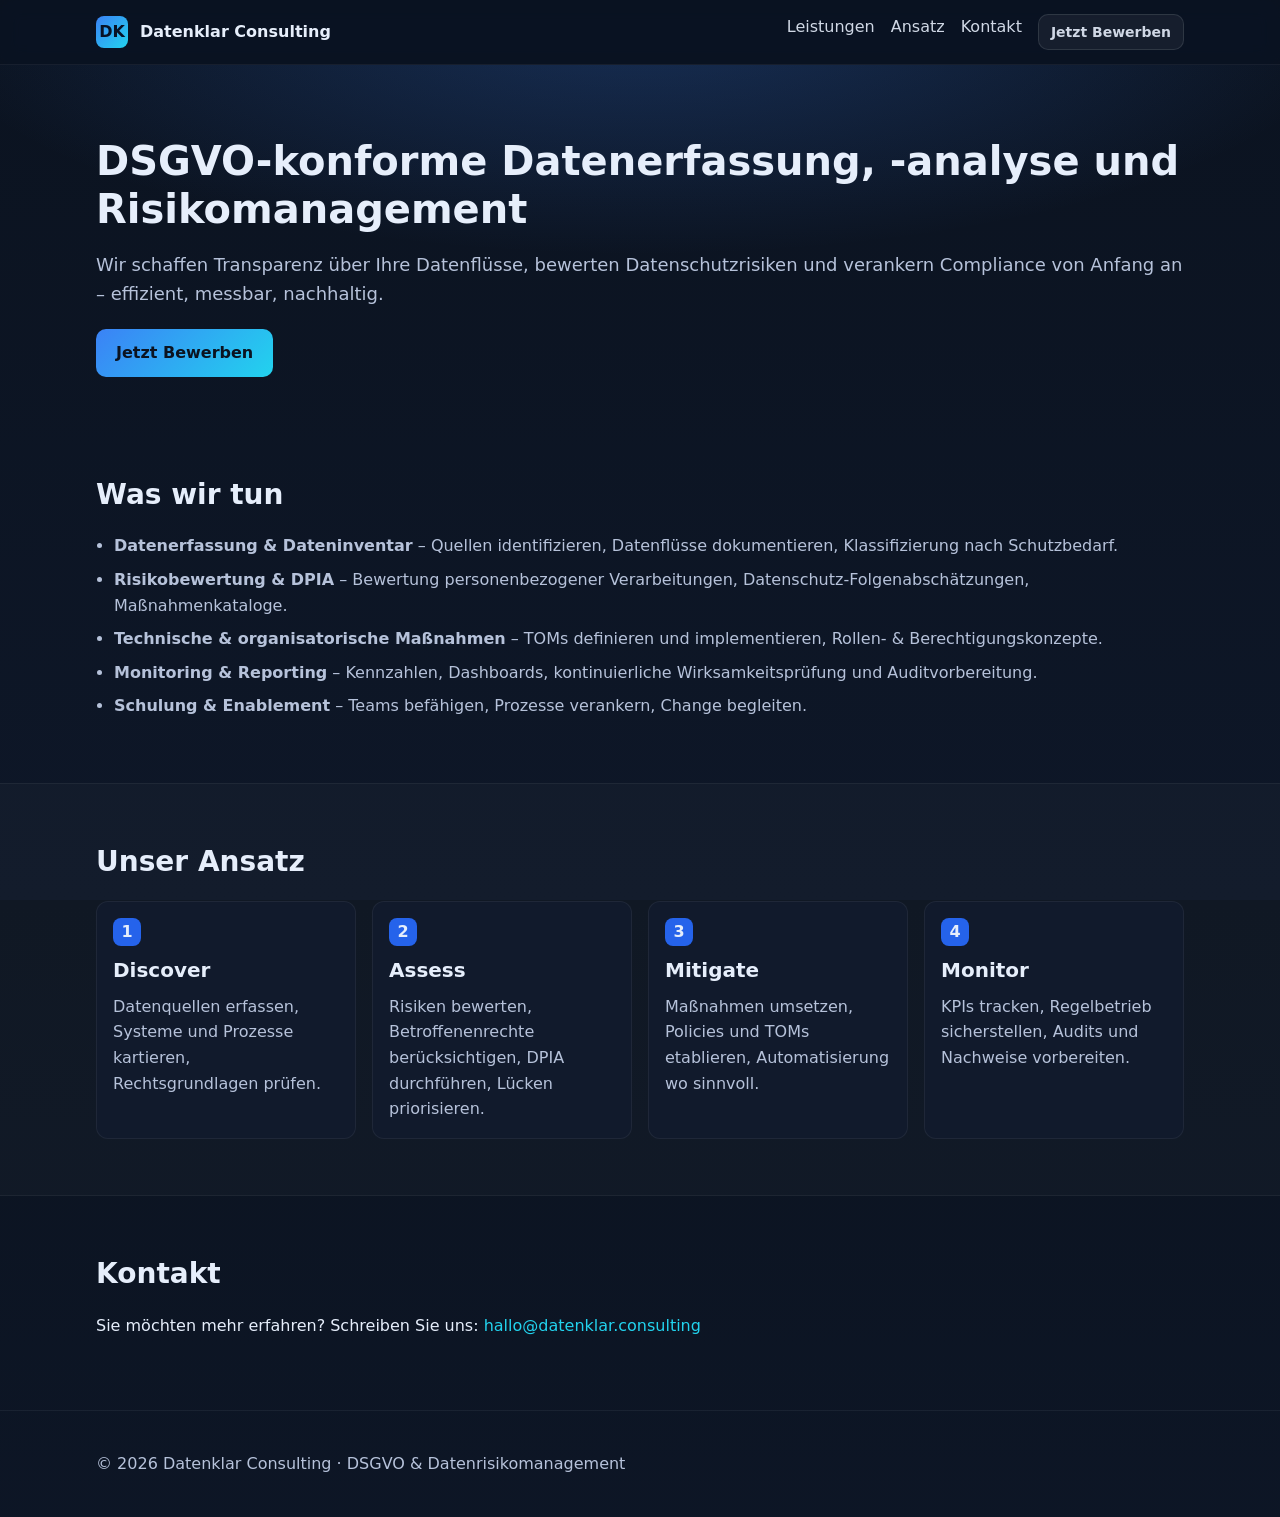
<file: index.html>
<!doctype html>
<html lang="de">
  <head>
    <meta charset="utf-8">
    <meta name="viewport" content="width=device-width, initial-scale=1">
    <title>Datenklar Consulting – DSGVO Datenerfassung, -analyse & Risikomanagement</title>
    <meta name="description" content="Datenklar Consulting: Wir erfassen und analysieren Daten, bewerten Risiken und implementieren DSGVO-konforme Maßnahmen – pragmatisch, messbar, nachhaltig.">
    <link rel="stylesheet" href="./styles.css">
  </head>
  <body>
    <header class="site-header">
      <div class="container">
        <div class="brand">
          <span class="logo">DK</span>
          <span class="brand-name">Datenklar Consulting</span>
        </div>
        <nav class="nav">
          <a href="#leistungen">Leistungen</a>
          <a href="#ansatz">Ansatz</a>
          <a href="#kontakt">Kontakt</a>
          <a href="./bewerben.html" class="button button--small">Jetzt Bewerben</a>
        </nav>
      </div>
    </header>

    <main>
      <section class="hero">
        <div class="container">
          <h1>DSGVO-konforme Datenerfassung, -analyse und Risikomanagement</h1>
          <p class="lead">Wir schaffen Transparenz über Ihre Datenflüsse, bewerten Datenschutzrisiken und verankern Compliance von Anfang an – effizient, messbar, nachhaltig.</p>
          <div class="hero-cta">
            <a href="./bewerben.html" class="button button--primary button--large">Jetzt Bewerben</a>
          </div>
        </div>
      </section>

      <section id="leistungen" class="section">
        <div class="container">
          <h2>Was wir tun</h2>
          <ul class="feature-list">
            <li><strong>Datenerfassung &amp; Dateninventar</strong> – Quellen identifizieren, Datenflüsse dokumentieren, Klassifizierung nach Schutzbedarf.</li>
            <li><strong>Risikobewertung &amp; DPIA</strong> – Bewertung personenbezogener Verarbeitungen, Datenschutz-Folgenabschätzungen, Maßnahmenkataloge.</li>
            <li><strong>Technische &amp; organisatorische Maßnahmen</strong> – TOMs definieren und implementieren, Rollen- &amp; Berechtigungskonzepte.</li>
            <li><strong>Monitoring &amp; Reporting</strong> – Kennzahlen, Dashboards, kontinuierliche Wirksamkeitsprüfung und Auditvorbereitung.</li>
            <li><strong>Schulung &amp; Enablement</strong> – Teams befähigen, Prozesse verankern, Change begleiten.</li>
          </ul>
        </div>
      </section>

      <section id="ansatz" class="section section--alt">
        <div class="container">
          <h2>Unser Ansatz</h2>
          <div class="steps">
            <div class="step">
              <span class="step-number">1</span>
              <h3>Discover</h3>
              <p>Datenquellen erfassen, Systeme und Prozesse kartieren, Rechtsgrundlagen prüfen.</p>
            </div>
            <div class="step">
              <span class="step-number">2</span>
              <h3>Assess</h3>
              <p>Risiken bewerten, Betroffenenrechte berücksichtigen, DPIA durchführen, Lücken priorisieren.</p>
            </div>
            <div class="step">
              <span class="step-number">3</span>
              <h3>Mitigate</h3>
              <p>Maßnahmen umsetzen, Policies und TOMs etablieren, Automatisierung wo sinnvoll.</p>
            </div>
            <div class="step">
              <span class="step-number">4</span>
              <h3>Monitor</h3>
              <p>KPIs tracken, Regelbetrieb sicherstellen, Audits und Nachweise vorbereiten.</p>
            </div>
          </div>
        </div>
      </section>

      <section id="kontakt" class="section">
        <div class="container">
          <h2>Kontakt</h2>
          <p>Sie möchten mehr erfahren? Schreiben Sie uns: <a href="mailto:hallo@datenklar.consulting">hallo@datenklar.consulting</a></p>
        </div>
      </section>
    </main>

    <footer class="site-footer">
      <div class="container">
        <p>© <span id="year"></span> Datenklar Consulting · DSGVO &amp; Datenrisikomanagement</p>
      </div>
    </footer>

    <script>
      document.getElementById('year').textContent = new Date().getFullYear();
    </script>
  </body>
  </html>
</file>
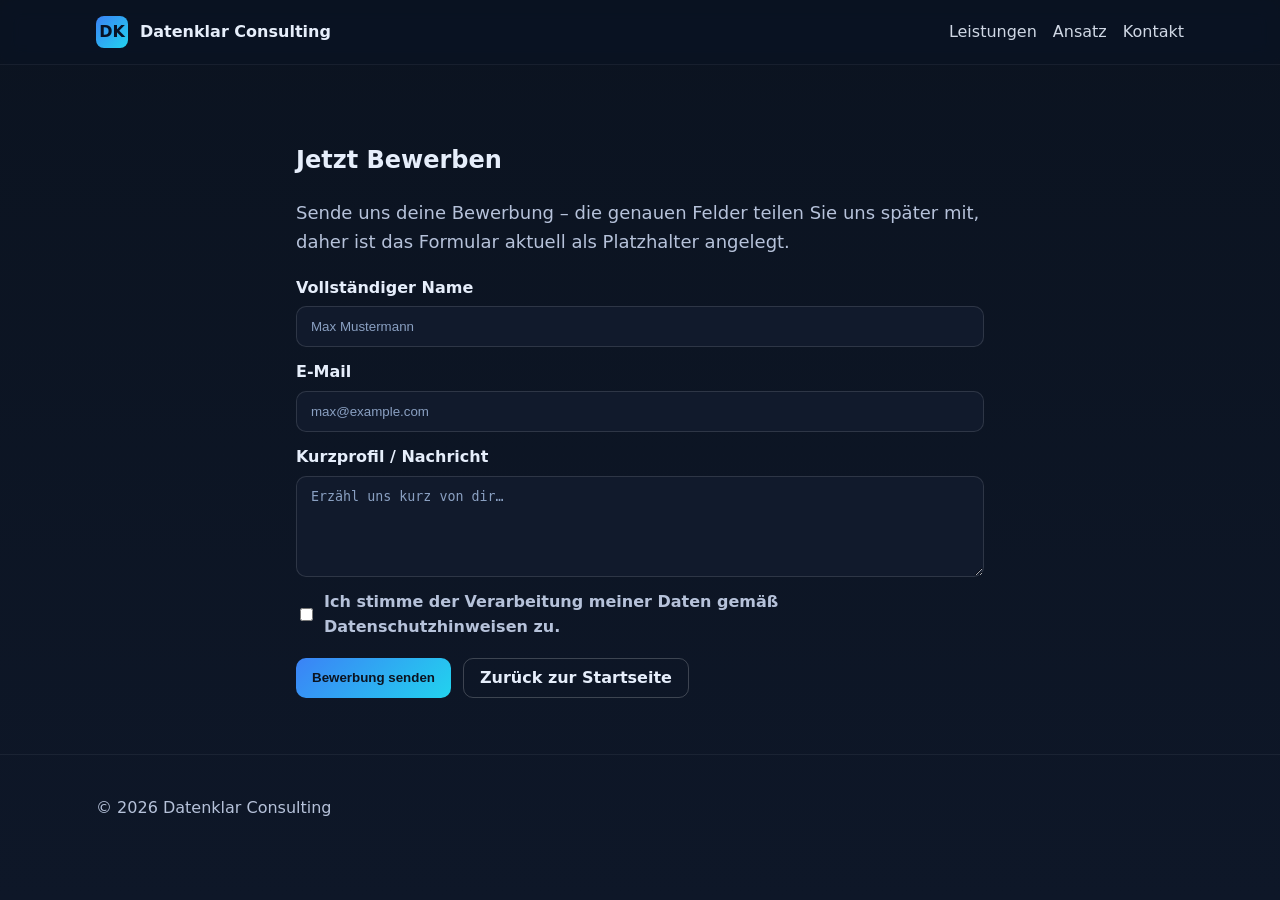
<file: bewerben.html>
<!doctype html>
<html lang="de">
  <head>
    <meta charset="utf-8">
    <meta name="viewport" content="width=device-width, initial-scale=1">
    <title>Jetzt Bewerben – Datenklar Consulting</title>
    <meta name="description" content="Bewirb dich bei Datenklar Consulting. Wir suchen Talente im Bereich DSGVO, Datenanalyse und Risikomanagement.">
    <link rel="stylesheet" href="./styles.css">
  </head>
  <body>
    <header class="site-header">
      <div class="container">
        <div class="brand">
          <a href="./" class="logo">DK</a>
          <a href="./" class="brand-name">Datenklar Consulting</a>
        </div>
        <nav class="nav">
          <a href="./index.html#leistungen">Leistungen</a>
          <a href="./index.html#ansatz">Ansatz</a>
          <a href="./index.html#kontakt">Kontakt</a>
        </nav>
      </div>
    </header>

    <main>
      <section class="section">
        <div class="container narrow">
          <h1>Jetzt Bewerben</h1>
          <p class="lead">Sende uns deine Bewerbung – die genauen Felder teilen Sie uns später mit, daher ist das Formular aktuell als Platzhalter angelegt.</p>

          <form class="form" action="#" method="post" onsubmit="event.preventDefault(); alert('Danke! Wir haben Ihre Platzhalter-Bewerbung erhalten.');">
            <div class="form-row">
              <label for="name">Vollständiger Name</label>
              <input id="name" name="name" type="text" placeholder="Max Mustermann" required>
            </div>
            <div class="form-row">
              <label for="email">E-Mail</label>
              <input id="email" name="email" type="email" placeholder="max@example.com" required>
            </div>
            <div class="form-row">
              <label for="nachricht">Kurzprofil / Nachricht</label>
              <textarea id="nachricht" name="nachricht" rows="5" placeholder="Erzähl uns kurz von dir…"></textarea>
            </div>
            <div class="form-row">
              <label class="checkbox">
                <input type="checkbox" required>
                <span>Ich stimme der Verarbeitung meiner Daten gemäß Datenschutzhinweisen zu.</span>
              </label>
            </div>
            <div class="form-actions">
              <button type="submit" class="button button--primary">Bewerbung senden</button>
              <a class="button button--ghost" href="./index.html">Zurück zur Startseite</a>
            </div>
          </form>
        </div>
      </section>
    </main>

    <footer class="site-footer">
      <div class="container">
        <p>© <span id="year"></span> Datenklar Consulting</p>
      </div>
    </footer>

    <script>
      document.getElementById('year').textContent = new Date().getFullYear();
    </script>
  </body>
  </html>
</file>
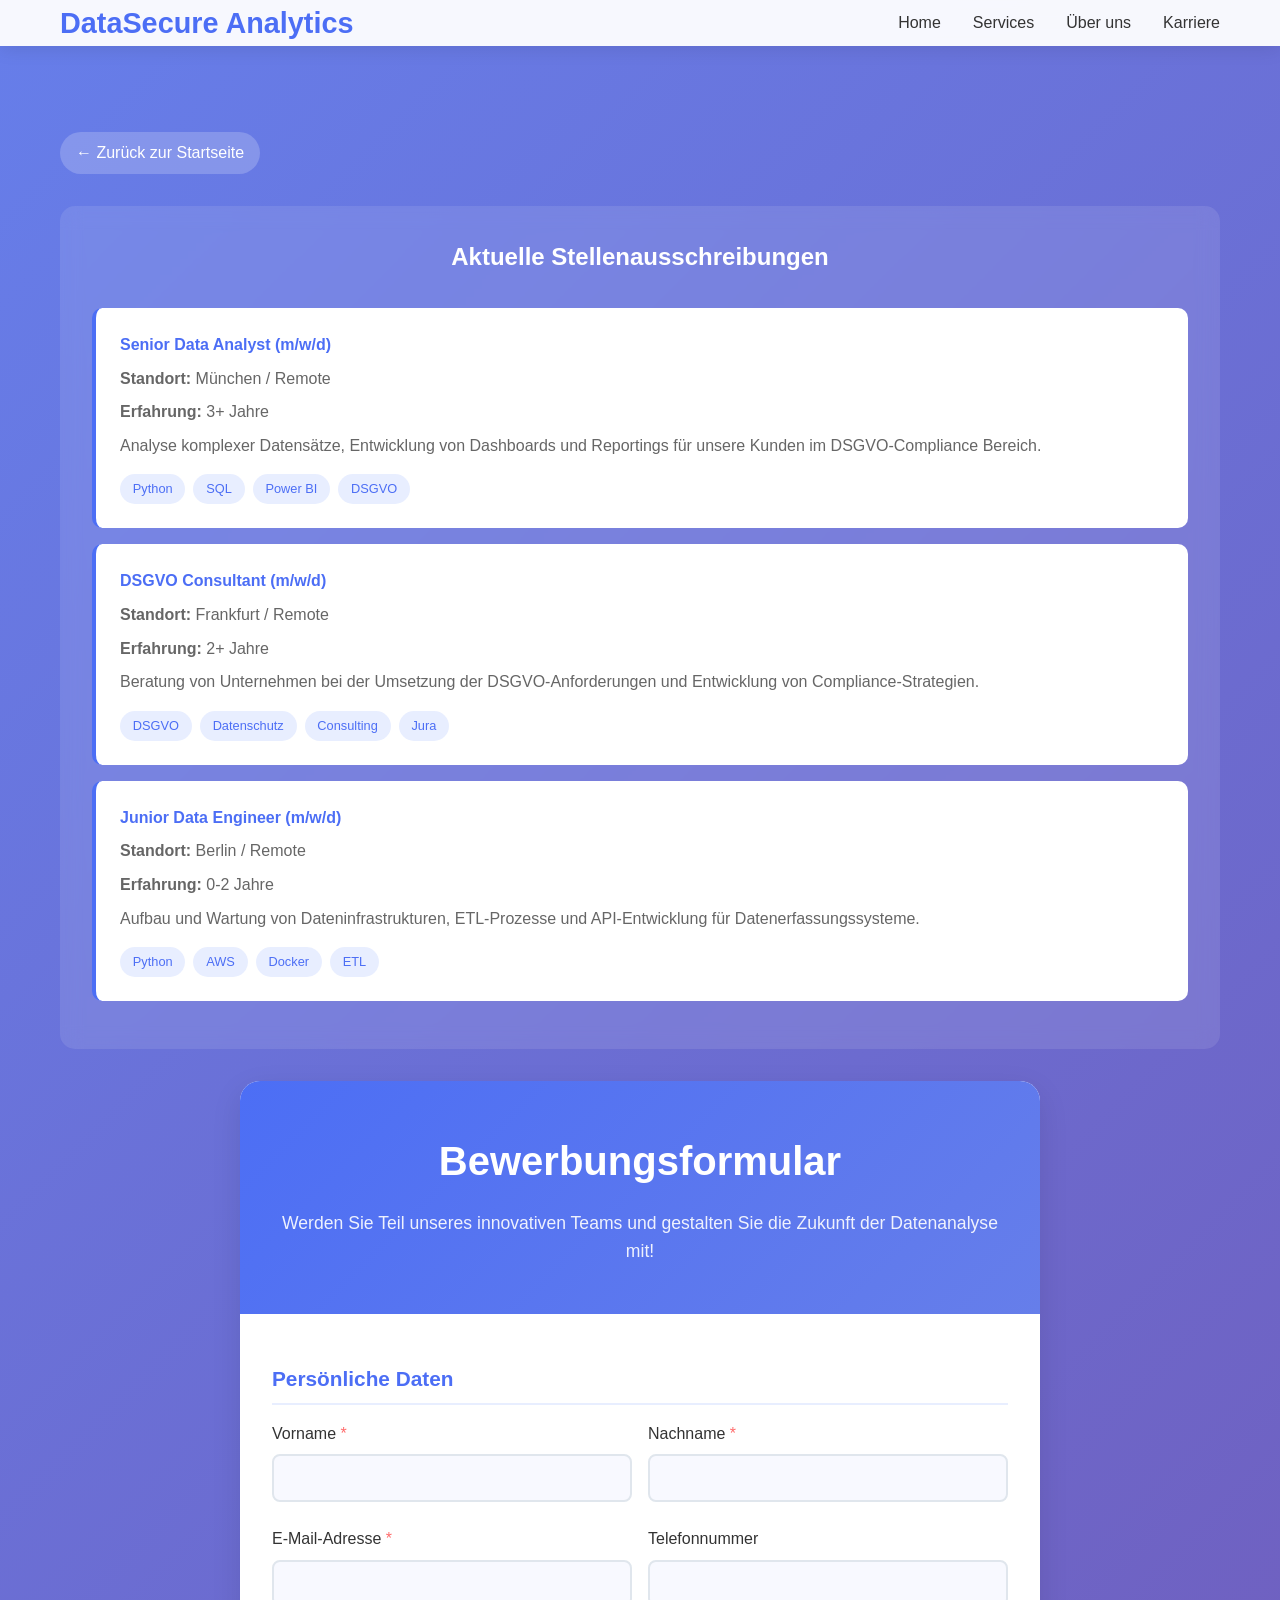
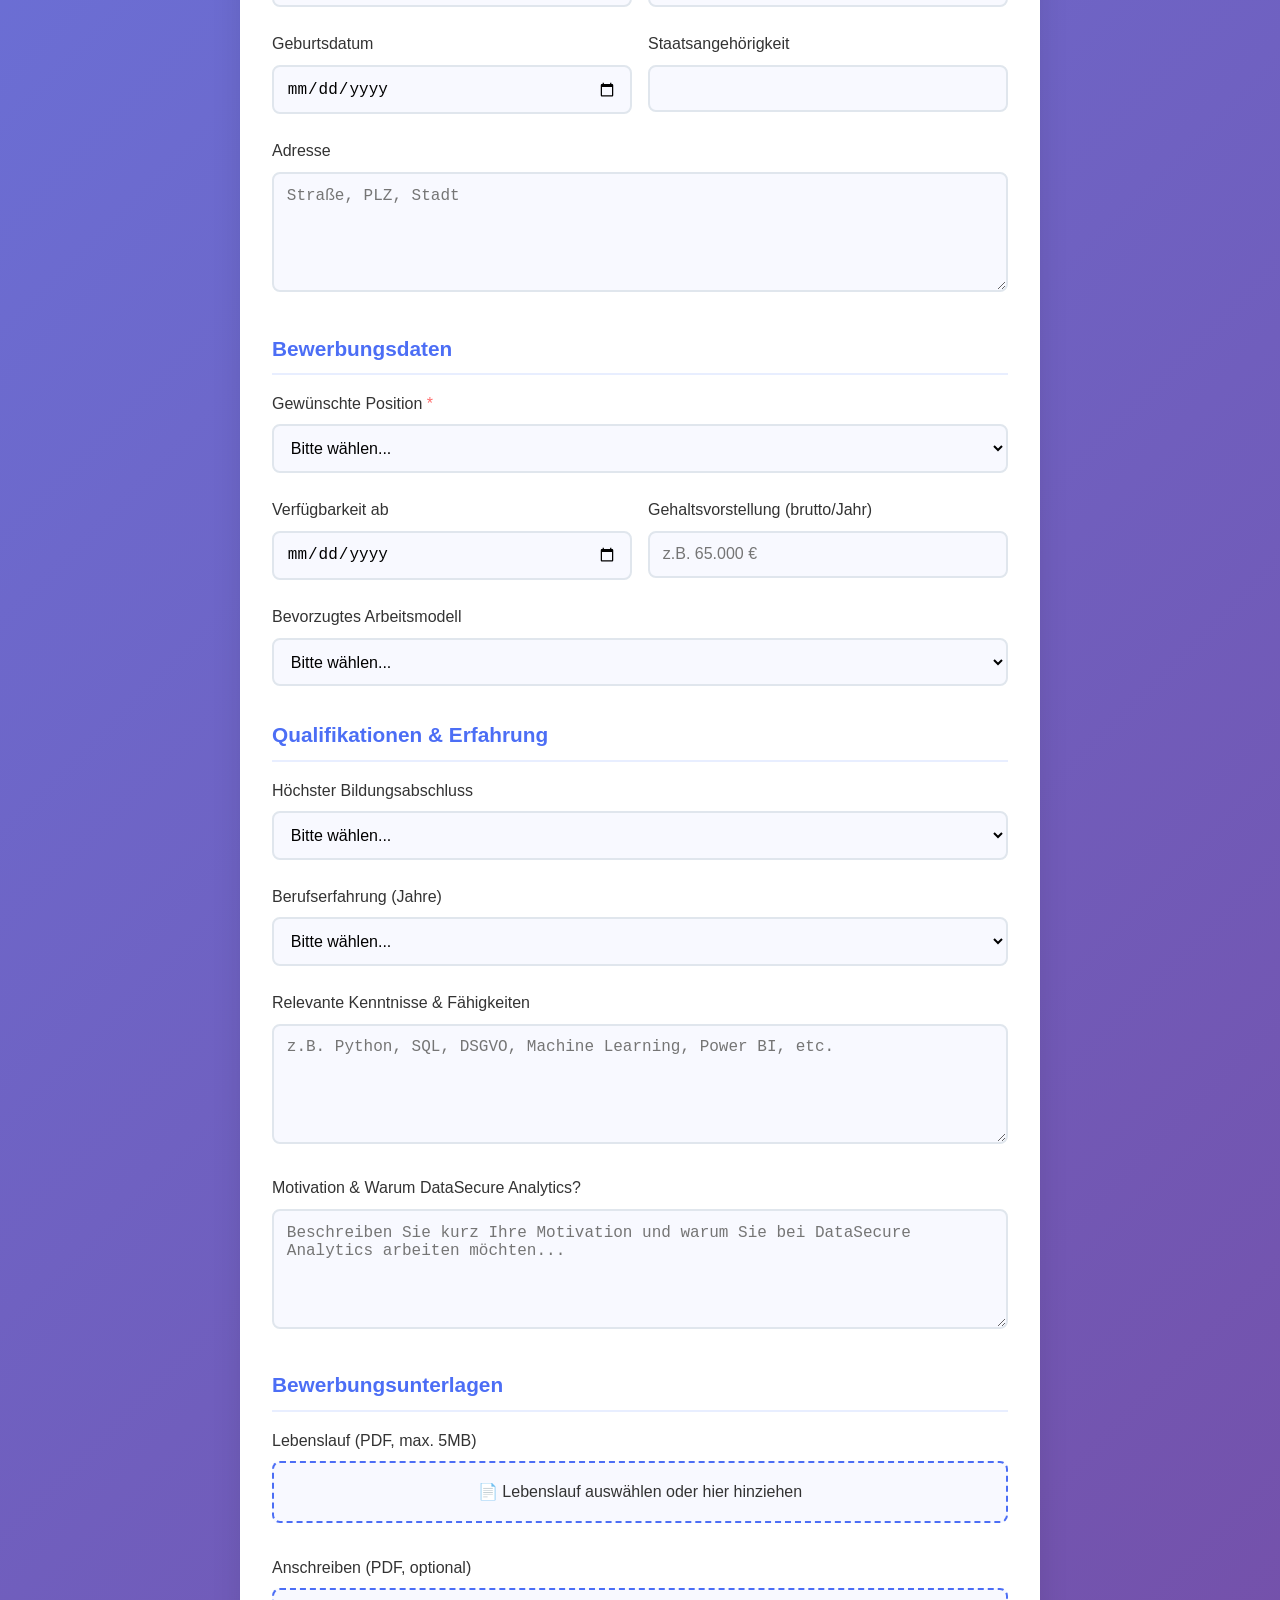
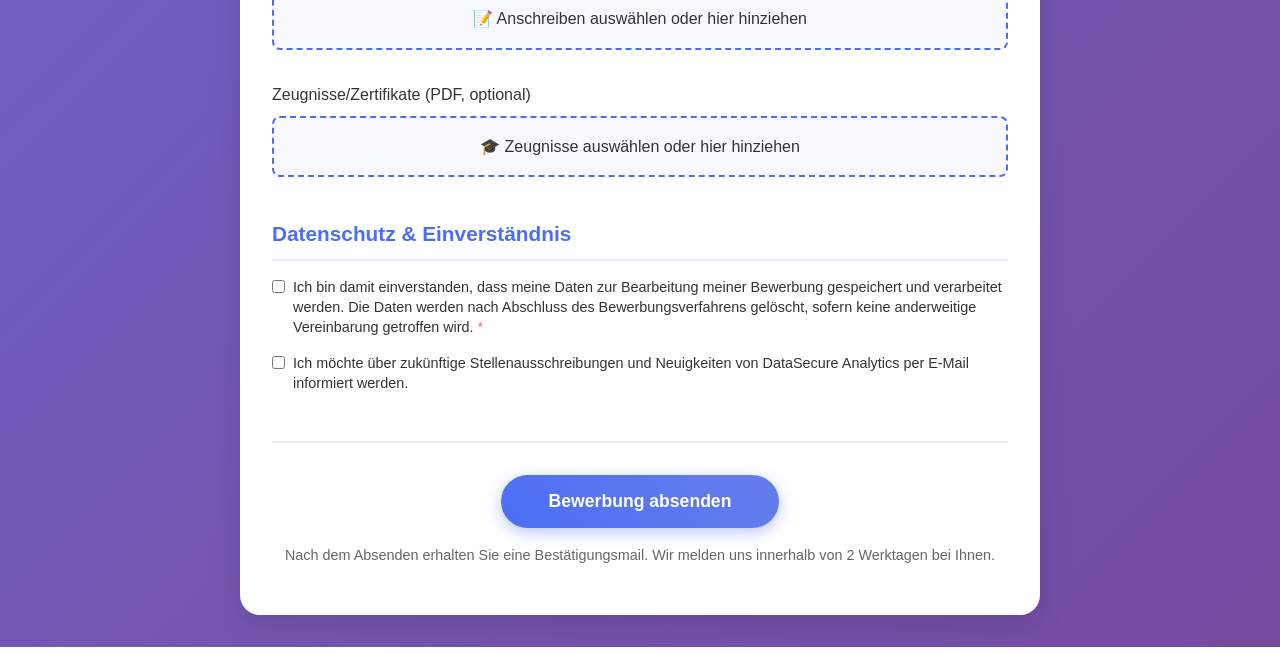
<file: bewerbung.html>
<!DOCTYPE html>
<html lang="de">
<head>
    <meta charset="UTF-8">
    <meta name="viewport" content="width=device-width, initial-scale=1.0">
    <title>Karriere - DataSecure Analytics</title>
    <style>
        * {
            margin: 0;
            padding: 0;
            box-sizing: border-box;
        }

        body {
            font-family: 'Segoe UI', Tahoma, Geneva, Verdana, sans-serif;
            line-height: 1.6;
            color: #333;
            background: linear-gradient(135deg, #667eea 0%, #764ba2 100%);
            min-height: 100vh;
        }

        .container {
            max-width: 1200px;
            margin: 0 auto;
            padding: 0 20px;
        }

        /* Header */
        header {
            background: rgba(255, 255, 255, 0.95);
            backdrop-filter: blur(10px);
            box-shadow: 0 2px 20px rgba(0, 0, 0, 0.1);
            position: fixed;
            width: 100%;
            top: 0;
            z-index: 1000;
        }

        nav {
            display: flex;
            justify-content: space-between;
            align-items: center;
            padding: 1rem 0;
        }

        .logo {
            font-size: 1.8rem;
            font-weight: bold;
            color: #4c6ef5;
        }

        .nav-links {
            display: flex;
            list-style: none;
            gap: 2rem;
        }

        .nav-links a {
            text-decoration: none;
            color: #333;
            font-weight: 500;
            transition: color 0.3s ease;
        }

        .nav-links a:hover {
            color: #4c6ef5;
        }

        /* Main Content */
        .main-content {
            margin-top: 100px;
            padding: 2rem 0;
        }

        .form-container {
            background: white;
            border-radius: 20px;
            box-shadow: 0 10px 30px rgba(0, 0, 0, 0.1);
            overflow: hidden;
            max-width: 800px;
            margin: 0 auto;
        }

        .form-header {
            background: linear-gradient(135deg, #4c6ef5 0%, #667eea 100%);
            color: white;
            padding: 3rem 2rem;
            text-align: center;
        }

        .form-header h1 {
            font-size: 2.5rem;
            margin-bottom: 1rem;
        }

        .form-header p {
            font-size: 1.1rem;
            opacity: 0.9;
        }

        .form-content {
            padding: 3rem 2rem;
        }

        .form-section {
            margin-bottom: 2rem;
        }

        .form-section h3 {
            color: #4c6ef5;
            margin-bottom: 1rem;
            font-size: 1.3rem;
            border-bottom: 2px solid #e8eeff;
            padding-bottom: 0.5rem;
        }

        .form-group {
            margin-bottom: 1.5rem;
        }

        .form-row {
            display: grid;
            grid-template-columns: 1fr 1fr;
            gap: 1rem;
        }

        label {
            display: block;
            margin-bottom: 0.5rem;
            font-weight: 500;
            color: #333;
        }

        .required {
            color: #ff6b6b;
        }

        input[type="text"],
        input[type="email"],
        input[type="tel"],
        input[type="date"],
        select,
        textarea {
            width: 100%;
            padding: 0.8rem;
            border: 2px solid #e0e6ed;
            border-radius: 8px;
            font-size: 1rem;
            transition: border-color 0.3s ease;
            background: #f8f9ff;
        }

        input:focus,
        select:focus,
        textarea:focus {
            outline: none;
            border-color: #4c6ef5;
            background: white;
        }

        textarea {
            resize: vertical;
            min-height: 120px;
        }

        .checkbox-group {
            display: flex;
            align-items: flex-start;
            gap: 0.5rem;
            margin: 1rem 0;
        }

        .checkbox-group input[type="checkbox"] {
            width: auto;
            margin-top: 0.2rem;
        }

        .checkbox-group label {
            margin-bottom: 0;
            font-size: 0.9rem;
            line-height: 1.4;
        }

        .file-upload {
            position: relative;
            display: inline-block;
            width: 100%;
        }

        .file-upload input[type="file"] {
            position: absolute;
            left: -9999px;
        }

        .file-upload-label {
            display: block;
            padding: 1rem;
            background: #f8f9ff;
            border: 2px dashed #4c6ef5;
            border-radius: 8px;
            text-align: center;
            cursor: pointer;
            transition: all 0.3s ease;
        }

        .file-upload-label:hover {
            background: #e8eeff;
        }

        .submit-section {
            text-align: center;
            margin-top: 3rem;
            padding-top: 2rem;
            border-top: 2px solid #e8eeff;
        }

        .submit-btn {
            background: linear-gradient(45deg, #4c6ef5, #667eea);
            color: white;
            padding: 1rem 3rem;
            border: none;
            border-radius: 50px;
            font-size: 1.1rem;
            font-weight: bold;
            cursor: pointer;
            transition: all 0.3s ease;
            box-shadow: 0 4px 15px rgba(76, 110, 245, 0.4);
        }

        .submit-btn:hover {
            transform: translateY(-3px);
            box-shadow: 0 6px 20px rgba(76, 110, 245, 0.6);
        }

        .back-link {
            display: inline-block;
            margin-bottom: 2rem;
            color: white;
            text-decoration: none;
            padding: 0.5rem 1rem;
            background: rgba(255, 255, 255, 0.2);
            border-radius: 25px;
            transition: all 0.3s ease;
        }

        .back-link:hover {
            background: rgba(255, 255, 255, 0.3);
        }

        /* Job Listings */
        .job-listings {
            background: rgba(255, 255, 255, 0.1);
            padding: 2rem;
            border-radius: 15px;
            margin-bottom: 2rem;
            backdrop-filter: blur(10px);
        }

        .job-card {
            background: white;
            padding: 1.5rem;
            border-radius: 10px;
            margin-bottom: 1rem;
            border-left: 4px solid #4c6ef5;
        }

        .job-card h4 {
            color: #4c6ef5;
            margin-bottom: 0.5rem;
        }

        .job-card p {
            color: #666;
            margin-bottom: 0.5rem;
        }

        .job-tags {
            display: flex;
            gap: 0.5rem;
            flex-wrap: wrap;
            margin-top: 1rem;
        }

        .job-tag {
            background: #e8eeff;
            color: #4c6ef5;
            padding: 0.3rem 0.8rem;
            border-radius: 15px;
            font-size: 0.8rem;
        }

        /* Responsive */
        @media (max-width: 768px) {
            .form-row {
                grid-template-columns: 1fr;
            }
            
            .nav-links {
                display: none;
            }
            
            .form-content {
                padding: 2rem 1rem;
            }
        }
    </style>
</head>
<body>
    <header>
        <nav class="container">
            <div class="logo">DataSecure Analytics</div>
            <ul class="nav-links">
                <li><a href="index.html">Home</a></li>
                <li><a href="index.html#services">Services</a></li>
                <li><a href="index.html#about">Über uns</a></li>
                <li><a href="bewerbung.html">Karriere</a></li>
            </ul>
        </nav>
    </header>

    <main class="main-content">
        <div class="container">
            <a href="index.html" class="back-link">← Zurück zur Startseite</a>
            
            <!-- Job Listings Section -->
            <div class="job-listings">
                <h2 style="color: white; text-align: center; margin-bottom: 2rem;">Aktuelle Stellenausschreibungen</h2>
                
                <div class="job-card">
                    <h4>Senior Data Analyst (m/w/d)</h4>
                    <p><strong>Standort:</strong> München / Remote</p>
                    <p><strong>Erfahrung:</strong> 3+ Jahre</p>
                    <p>Analyse komplexer Datensätze, Entwicklung von Dashboards und Reportings für unsere Kunden im DSGVO-Compliance Bereich.</p>
                    <div class="job-tags">
                        <span class="job-tag">Python</span>
                        <span class="job-tag">SQL</span>
                        <span class="job-tag">Power BI</span>
                        <span class="job-tag">DSGVO</span>
                    </div>
                </div>

                <div class="job-card">
                    <h4>DSGVO Consultant (m/w/d)</h4>
                    <p><strong>Standort:</strong> Frankfurt / Remote</p>
                    <p><strong>Erfahrung:</strong> 2+ Jahre</p>
                    <p>Beratung von Unternehmen bei der Umsetzung der DSGVO-Anforderungen und Entwicklung von Compliance-Strategien.</p>
                    <div class="job-tags">
                        <span class="job-tag">DSGVO</span>
                        <span class="job-tag">Datenschutz</span>
                        <span class="job-tag">Consulting</span>
                        <span class="job-tag">Jura</span>
                    </div>
                </div>

                <div class="job-card">
                    <h4>Junior Data Engineer (m/w/d)</h4>
                    <p><strong>Standort:</strong> Berlin / Remote</p>
                    <p><strong>Erfahrung:</strong> 0-2 Jahre</p>
                    <p>Aufbau und Wartung von Dateninfrastrukturen, ETL-Prozesse und API-Entwicklung für Datenerfassungssysteme.</p>
                    <div class="job-tags">
                        <span class="job-tag">Python</span>
                        <span class="job-tag">AWS</span>
                        <span class="job-tag">Docker</span>
                        <span class="job-tag">ETL</span>
                    </div>
                </div>
            </div>

            <!-- Application Form -->
            <div class="form-container">
                <div class="form-header">
                    <h1>Bewerbungsformular</h1>
                    <p>Werden Sie Teil unseres innovativen Teams und gestalten Sie die Zukunft der Datenanalyse mit!</p>
                </div>

                <div class="form-content">
                    <form id="applicationForm" action="#" method="POST">
                        <!-- Persönliche Daten -->
                        <div class="form-section">
                            <h3>Persönliche Daten</h3>
                            <div class="form-row">
                                <div class="form-group">
                                    <label for="firstName">Vorname <span class="required">*</span></label>
                                    <input type="text" id="firstName" name="firstName" required>
                                </div>
                                <div class="form-group">
                                    <label for="lastName">Nachname <span class="required">*</span></label>
                                    <input type="text" id="lastName" name="lastName" required>
                                </div>
                            </div>
                            
                            <div class="form-row">
                                <div class="form-group">
                                    <label for="email">E-Mail-Adresse <span class="required">*</span></label>
                                    <input type="email" id="email" name="email" required>
                                </div>
                                <div class="form-group">
                                    <label for="phone">Telefonnummer</label>
                                    <input type="tel" id="phone" name="phone">
                                </div>
                            </div>

                            <div class="form-row">
                                <div class="form-group">
                                    <label for="birthdate">Geburtsdatum</label>
                                    <input type="date" id="birthdate" name="birthdate">
                                </div>
                                <div class="form-group">
                                    <label for="nationality">Staatsangehörigkeit</label>
                                    <input type="text" id="nationality" name="nationality">
                                </div>
                            </div>

                            <div class="form-group">
                                <label for="address">Adresse</label>
                                <textarea id="address" name="address" rows="3" placeholder="Straße, PLZ, Stadt"></textarea>
                            </div>
                        </div>

                        <!-- Bewerbungsdaten -->
                        <div class="form-section">
                            <h3>Bewerbungsdaten</h3>
                            <div class="form-group">
                                <label for="position">Gewünschte Position <span class="required">*</span></label>
                                <select id="position" name="position" required>
                                    <option value="">Bitte wählen...</option>
                                    <option value="senior-data-analyst">Senior Data Analyst (m/w/d)</option>
                                    <option value="dsgvo-consultant">DSGVO Consultant (m/w/d)</option>
                                    <option value="junior-data-engineer">Junior Data Engineer (m/w/d)</option>
                                    <option value="other">Initiativbewerbung</option>
                                </select>
                            </div>

                            <div class="form-row">
                                <div class="form-group">
                                    <label for="availability">Verfügbarkeit ab</label>
                                    <input type="date" id="availability" name="availability">
                                </div>
                                <div class="form-group">
                                    <label for="salary">Gehaltsvorstellung (brutto/Jahr)</label>
                                    <input type="text" id="salary" name="salary" placeholder="z.B. 65.000 €">
                                </div>
                            </div>

                            <div class="form-group">
                                <label for="workModel">Bevorzugtes Arbeitsmodell</label>
                                <select id="workModel" name="workModel">
                                    <option value="">Bitte wählen...</option>
                                    <option value="office">Vollzeit im Büro</option>
                                    <option value="remote">Vollzeit remote</option>
                                    <option value="hybrid">Hybrid (Büro + Remote)</option>
                                    <option value="flexible">Flexibel</option>
                                </select>
                            </div>
                        </div>

                        <!-- Qualifikationen -->
                        <div class="form-section">
                            <h3>Qualifikationen & Erfahrung</h3>
                            <div class="form-group">
                                <label for="education">Höchster Bildungsabschluss</label>
                                <select id="education" name="education">
                                    <option value="">Bitte wählen...</option>
                                    <option value="bachelor">Bachelor</option>
                                    <option value="master">Master</option>
                                    <option value="phd">Promotion</option>
                                    <option value="apprenticeship">Ausbildung</option>
                                    <option value="other">Sonstiges</option>
                                </select>
                            </div>

                            <div class="form-group">
                                <label for="experience">Berufserfahrung (Jahre)</label>
                                <select id="experience" name="experience">
                                    <option value="">Bitte wählen...</option>
                                    <option value="0-1">0-1 Jahre</option>
                                    <option value="2-3">2-3 Jahre</option>
                                    <option value="4-7">4-7 Jahre</option>
                                    <option value="8-15">8-15 Jahre</option>
                                    <option value="15+">Über 15 Jahre</option>
                                </select>
                            </div>

                            <div class="form-group">
                                <label for="skills">Relevante Kenntnisse & Fähigkeiten</label>
                                <textarea id="skills" name="skills" rows="4" placeholder="z.B. Python, SQL, DSGVO, Machine Learning, Power BI, etc."></textarea>
                            </div>

                            <div class="form-group">
                                <label for="motivation">Motivation & Warum DataSecure Analytics?</label>
                                <textarea id="motivation" name="motivation" rows="5" placeholder="Beschreiben Sie kurz Ihre Motivation und warum Sie bei DataSecure Analytics arbeiten möchten..."></textarea>
                            </div>
                        </div>

                        <!-- Dokumente -->
                        <div class="form-section">
                            <h3>Bewerbungsunterlagen</h3>
                            <div class="form-group">
                                <label for="cv">Lebenslauf (PDF, max. 5MB)</label>
                                <div class="file-upload">
                                    <input type="file" id="cv" name="cv" accept=".pdf" required>
                                    <label for="cv" class="file-upload-label">
                                        📄 Lebenslauf auswählen oder hier hinziehen
                                    </label>
                                </div>
                            </div>

                            <div class="form-group">
                                <label for="coverLetter">Anschreiben (PDF, optional)</label>
                                <div class="file-upload">
                                    <input type="file" id="coverLetter" name="coverLetter" accept=".pdf">
                                    <label for="coverLetter" class="file-upload-label">
                                        📝 Anschreiben auswählen oder hier hinziehen
                                    </label>
                                </div>
                            </div>

                            <div class="form-group">
                                <label for="certificates">Zeugnisse/Zertifikate (PDF, optional)</label>
                                <div class="file-upload">
                                    <input type="file" id="certificates" name="certificates" accept=".pdf" multiple>
                                    <label for="certificates" class="file-upload-label">
                                        🎓 Zeugnisse auswählen oder hier hinziehen
                                    </label>
                                </div>
                            </div>
                        </div>

                        <!-- Datenschutz -->
                        <div class="form-section">
                            <h3>Datenschutz & Einverständnis</h3>
                            <div class="checkbox-group">
                                <input type="checkbox" id="privacy" name="privacy" required>
                                <label for="privacy">
                                    Ich bin damit einverstanden, dass meine Daten zur Bearbeitung meiner Bewerbung 
                                    gespeichert und verarbeitet werden. Die Daten werden nach Abschluss des 
                                    Bewerbungsverfahrens gelöscht, sofern keine anderweitige Vereinbarung getroffen wird. 
                                    <span class="required">*</span>
                                </label>
                            </div>

                            <div class="checkbox-group">
                                <input type="checkbox" id="newsletter" name="newsletter">
                                <label for="newsletter">
                                    Ich möchte über zukünftige Stellenausschreibungen und Neuigkeiten von 
                                    DataSecure Analytics per E-Mail informiert werden.
                                </label>
                            </div>
                        </div>

                        <!-- Submit -->
                        <div class="submit-section">
                            <button type="submit" class="submit-btn">Bewerbung absenden</button>
                            <p style="margin-top: 1rem; color: #666; font-size: 0.9rem;">
                                Nach dem Absenden erhalten Sie eine Bestätigungsmail. Wir melden uns innerhalb von 2 Werktagen bei Ihnen.
                            </p>
                        </div>
                    </form>
                </div>
            </div>
        </div>
    </main>

    <script>
        // Form enhancement
        document.getElementById('applicationForm').addEventListener('submit', function(e) {
            e.preventDefault();
            
            // Simple form validation
            const requiredFields = this.querySelectorAll('[required]');
            let isValid = true;
            
            requiredFields.forEach(field => {
                if (!field.value.trim()) {
                    field.style.borderColor = '#ff6b6b';
                    isValid = false;
                } else {
                    field.style.borderColor = '#e0e6ed';
                }
            });
            
            if (isValid) {
                alert('Vielen Dank für Ihre Bewerbung! Wir haben Ihre Daten erhalten und melden uns in Kürze bei Ihnen.');
                // Here you would normally send the data to your server
                // this.submit();
            } else {
                alert('Bitte füllen Sie alle Pflichtfelder aus.');
            }
        });

        // File upload enhancement
        document.querySelectorAll('input[type="file"]').forEach(input => {
            input.addEventListener('change', function() {
                const label = this.nextElementSibling;
                if (this.files.length > 0) {
                    label.textContent = `✓ ${this.files.length} Datei(en) ausgewählt`;
                    label.style.background = '#e8f5e8';
                    label.style.borderColor = '#4caf50';
                } else {
                    label.textContent = label.getAttribute('data-original') || 'Datei auswählen';
                    label.style.background = '#f8f9ff';
                    label.style.borderColor = '#4c6ef5';
                }
            });
        });
    </script>
</body>
</html>
</file>
<file: styles.css>
/* Base */
:root {
  --bg: #0b1320;
  --surface: #111a2c;
  --muted-surface: #0e1728;
  --text: #e6eefb;
  --text-muted: #b6c2da;
  --primary: #3b82f6;
  --primary-strong: #2563eb;
  --accent: #22d3ee;
  --ok: #10b981;
  --warn: #f59e0b;
}

* { box-sizing: border-box; }
html, body { height: 100%; }
body {
  margin: 0;
  font-family: system-ui, -apple-system, Segoe UI, Roboto, Ubuntu, Cantarell, "Helvetica Neue", Arial, "Noto Sans", "Apple Color Emoji", "Segoe UI Emoji";
  background: linear-gradient(180deg, var(--bg), var(--muted-surface));
  color: var(--text);
  line-height: 1.6;
}

.container {
  max-width: 1120px;
  margin: 0 auto;
  padding: 0 16px;
}

.narrow { max-width: 720px; }

a { color: var(--accent); text-decoration: none; }
a:hover { text-decoration: underline; }

/* Header */
.site-header {
  position: sticky;
  top: 0;
  z-index: 10;
  backdrop-filter: saturate(140%) blur(10px);
  background: rgba(11, 19, 32, 0.6);
  border-bottom: 1px solid rgba(230, 238, 251, 0.06);
}
.site-header .container {
  display: flex;
  align-items: center;
  justify-content: space-between;
  height: 64px;
}
.brand { display: flex; align-items: center; gap: 12px; }
.logo {
  display: inline-flex;
  width: 32px;
  height: 32px;
  align-items: center;
  justify-content: center;
  border-radius: 8px;
  background: linear-gradient(135deg, var(--primary), var(--accent));
  color: #081226;
  font-weight: 800;
}
.brand-name { color: var(--text); font-weight: 700; }

.nav { display: flex; gap: 16px; }
.nav a { color: var(--text); opacity: 0.9; }
.nav a:hover { opacity: 1; }

/* Hero */
.hero {
  padding: 72px 0 40px;
  background: radial-gradient(1200px 400px at 50% -50px, rgba(59, 130, 246, 0.25), transparent 60%);
}
.hero h1 {
  font-size: 40px;
  line-height: 1.2;
  margin: 0 0 12px;
}
.lead { color: var(--text-muted); font-size: 18px; }
.hero-cta { margin-top: 20px; }

/* Sections */
.section { padding: 56px 0; }
.section--alt { background: rgba(255,255,255,0.02); border-top: 1px solid rgba(255,255,255,0.05); border-bottom: 1px solid rgba(255,255,255,0.05); }

h2 { font-size: 28px; margin: 0 0 16px; }
h3 { font-size: 20px; margin: 8px 0; }

.feature-list { margin: 0; padding: 0 0 0 18px; color: var(--text-muted); }
.feature-list li { margin: 8px 0; }

.steps { display: grid; grid-template-columns: repeat(4, 1fr); gap: 16px; }
.step { background: var(--surface); border: 1px solid rgba(255,255,255,0.06); border-radius: 12px; padding: 16px; }
.step-number { display: inline-flex; width: 28px; height: 28px; border-radius: 8px; align-items: center; justify-content: center; background: var(--primary-strong); font-weight: 700; }
.step p { color: var(--text-muted); margin: 6px 0 0; }

/* Footer */
.site-footer { border-top: 1px solid rgba(230, 238, 251, 0.06); padding: 24px 0; color: var(--text-muted); }

/* Buttons */
.button {
  display: inline-flex;
  align-items: center;
  justify-content: center;
  gap: 8px;
  height: 40px;
  padding: 0 16px;
  font-weight: 600;
  color: var(--text);
  background: rgba(255,255,255,0.06);
  border: 1px solid rgba(255,255,255,0.12);
  border-radius: 10px;
  text-decoration: none;
}
.button--small { height: 36px; padding: 0 12px; font-size: 14px; }
.button--large { height: 48px; padding: 0 20px; font-size: 16px; }
.button--primary { background: linear-gradient(135deg, var(--primary), var(--accent)); color: #0b1320; border: none; }
.button--ghost { background: transparent; border-color: rgba(255,255,255,0.2); }
.button:hover { filter: brightness(1.05); text-decoration: none; }

/* Forms */
.form { margin-top: 16px; }
.form-row { display: flex; flex-direction: column; margin: 12px 0; }
.form-row label { font-weight: 600; margin-bottom: 6px; }
.form-row input, .form-row textarea {
  background: var(--surface);
  border: 1px solid rgba(255,255,255,0.12);
  color: var(--text);
  border-radius: 10px;
  padding: 12px 14px;
}
.form-row input::placeholder, .form-row textarea::placeholder { color: #8aa0c2; }
.checkbox { display: flex; align-items: center; gap: 8px; color: var(--text-muted); }
.form-actions { display: flex; gap: 12px; margin-top: 8px; }

/* Responsive */
@media (max-width: 960px) {
  .steps { grid-template-columns: 1fr 1fr; }
}
@media (max-width: 600px) {
  .hero h1 { font-size: 32px; }
  .steps { grid-template-columns: 1fr; }
  .nav { gap: 12px; }
}
</file>
